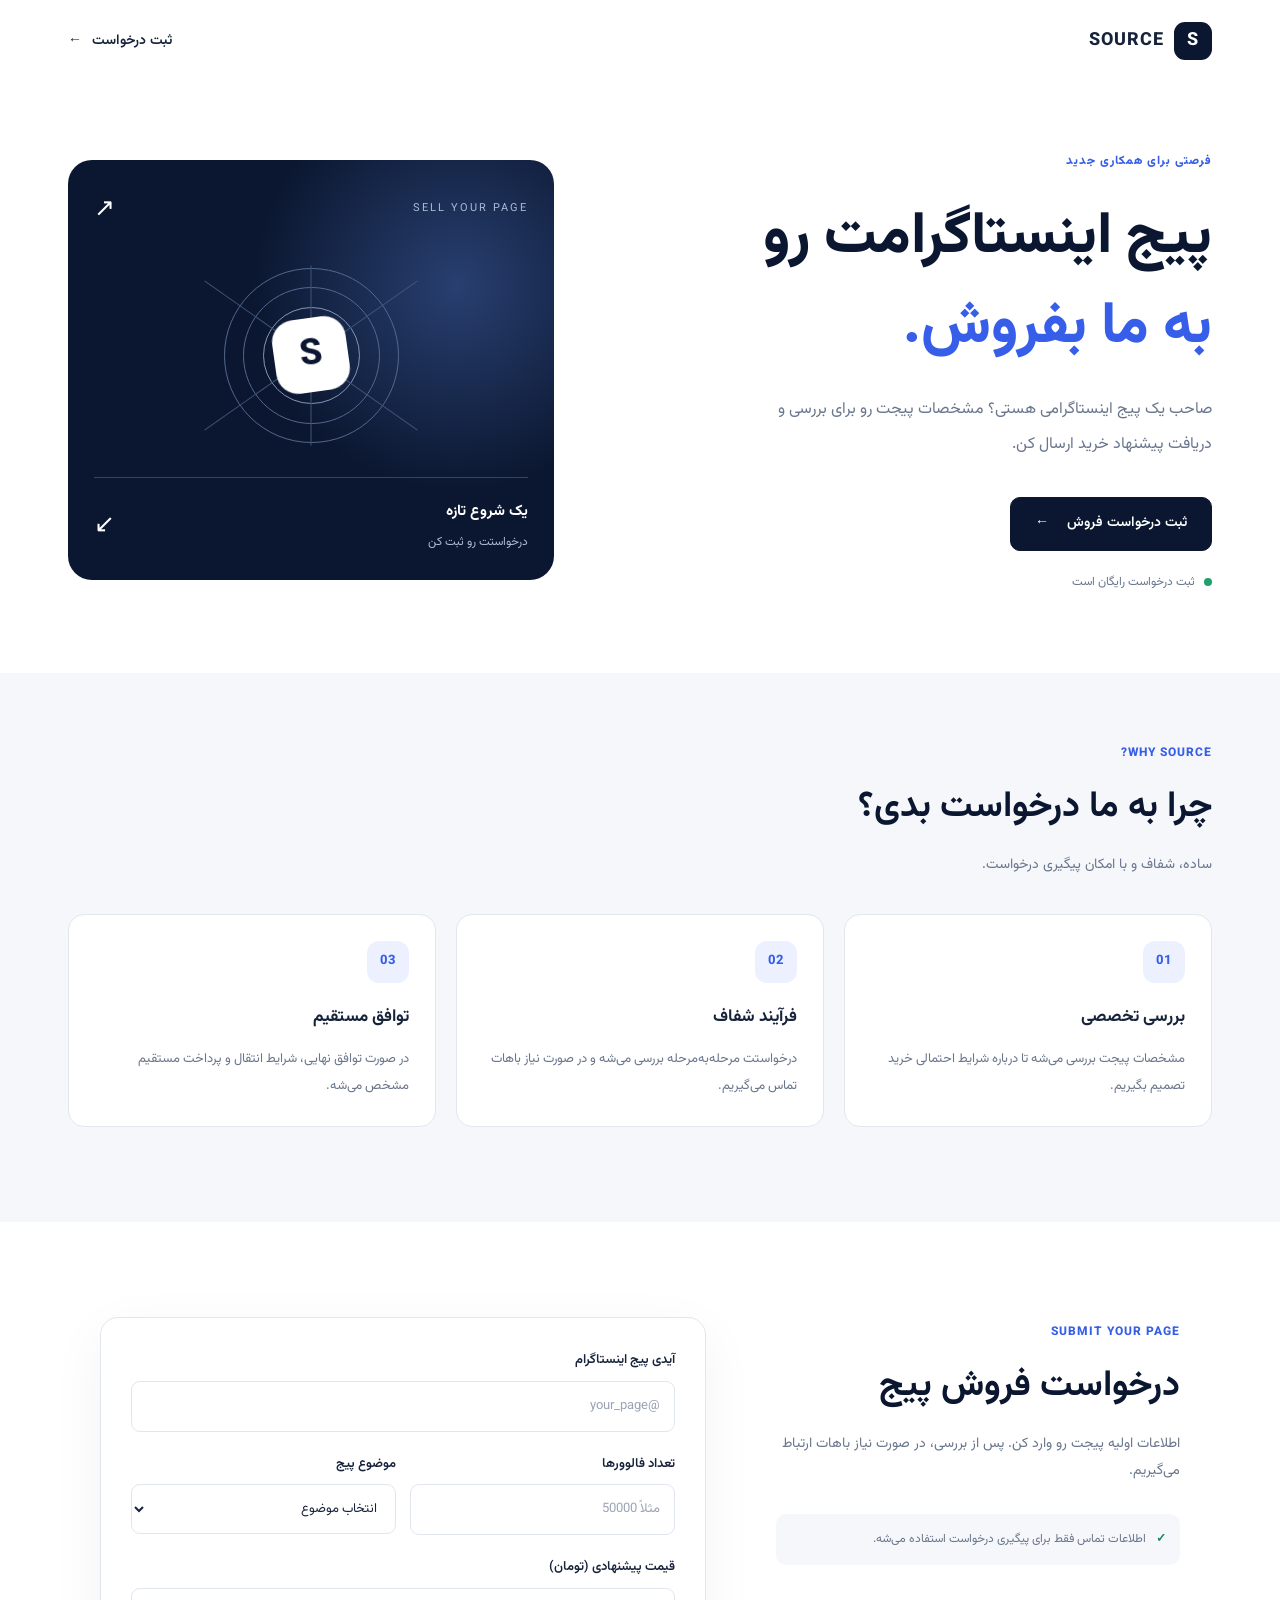
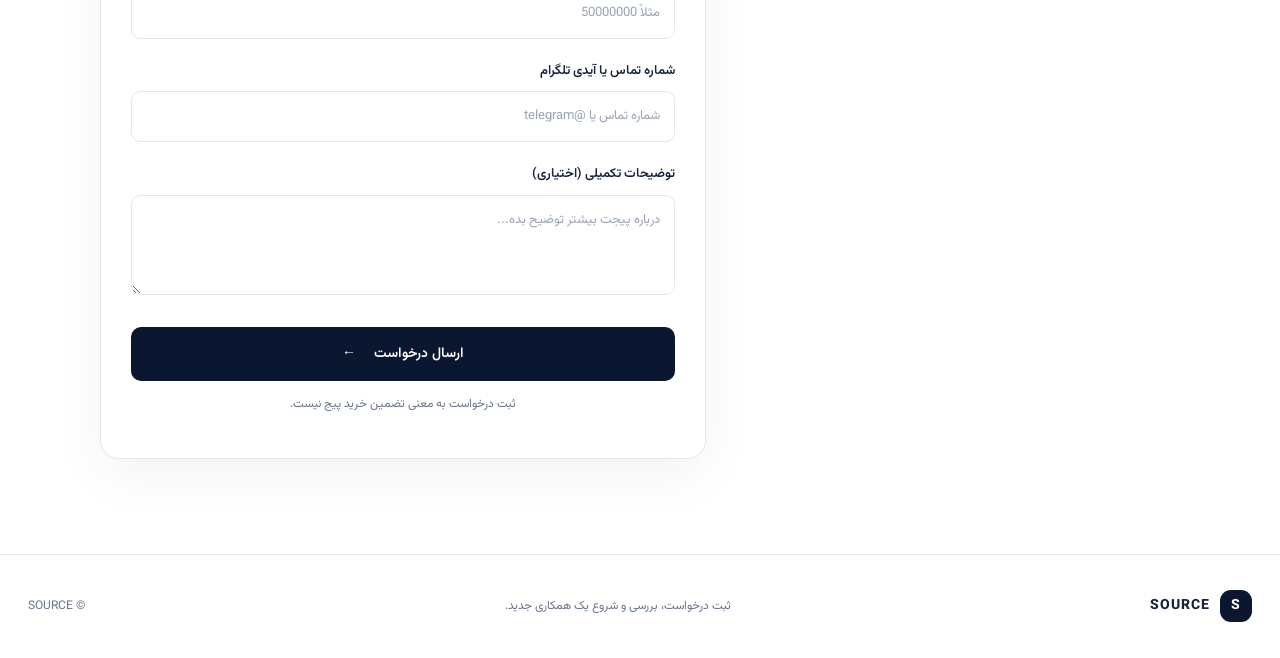
<file: index.html>
<!DOCTYPE html>
<html lang="fa" dir="rtl">
<head>
  <meta charset="UTF-8">
  <meta name="viewport" content="width=device-width, initial-scale=1.0">

  <title>فروش پیج اینستاگرام | SOURCE</title>
  <meta
    name="description"
    content="درخواست فروش پیج اینستاگرام خود را برای بررسی ثبت کنید."
  >

  <link rel="stylesheet" href="style.css">
  <script src="script.js" defer></script>
</head>

<body>
  <header class="site-header">
    <a class="logo" href="#" aria-label="صفحه اصلی SOURCE">
      <span class="logo-icon">S</span>
      <span>SOURCE</span>
    </a>

    <a class="header-link" href="#sell-form">
      ثبت درخواست
      <span aria-hidden="true">←</span>
    </a>
  </header>

  <main>
    <section class="hero">
      <div class="hero-content">
        <span class="eyebrow">
          فرصتی برای همکاری جدید
        </span>

        <h1>
          پیج اینستاگرامت رو
          <span>به ما بفروش.</span>
        </h1>

        <p class="hero-description">
          صاحب یک پیج اینستاگرامی هستی؟
          مشخصات پیجت رو برای بررسی و دریافت
          پیشنهاد خرید ارسال کن.
        </p>

        <a class="primary-button" href="#sell-form">
          ثبت درخواست فروش
          <span aria-hidden="true">←</span>
        </a>

        <div class="hero-note">
          <span class="status-dot"></span>
          ثبت درخواست رایگان است
        </div>
      </div>

      <div class="hero-card">
        <div class="card-top">
          <span class="card-label">SELL YOUR PAGE</span>
          <span class="card-symbol">↗</span>
        </div>

        <div class="abstract-art" aria-hidden="true">
          <span class="art-circle"></span>
          <span class="art-line art-line-one"></span>
          <span class="art-line art-line-two"></span>
          <span class="art-line art-line-three"></span>
          <span class="art-center">S</span>
        </div>

        <div class="card-bottom">
          <div>
            <strong>یک شروع تازه</strong>
            <span>درخواستت رو ثبت کن</span>
          </div>
          <span class="card-arrow">↙</span>
        </div>
      </div>
    </section>

    <section class="benefits section-container">
      <div class="section-heading">
        <span class="eyebrow">WHY SOURCE?</span>
        <h2>چرا به ما درخواست بدی؟</h2>
        <p>
          ساده، شفاف و با امکان پیگیری درخواست.
        </p>
      </div>

      <div class="benefit-grid">
        <article class="benefit-card">
          <span class="benefit-icon">01</span>
          <h3>بررسی تخصصی</h3>
          <p>
            مشخصات پیجت بررسی می‌شه تا درباره
            شرایط احتمالی خرید تصمیم بگیریم.
          </p>
        </article>

        <article class="benefit-card">
          <span class="benefit-icon">02</span>
          <h3>فرآیند شفاف</h3>
          <p>
            درخواستت مرحله‌به‌مرحله بررسی می‌شه
            و در صورت نیاز باهات تماس می‌گیریم.
          </p>
        </article>

        <article class="benefit-card">
          <span class="benefit-icon">03</span>
          <h3>توافق مستقیم</h3>
          <p>
            در صورت توافق نهایی، شرایط انتقال
            و پرداخت مستقیم مشخص می‌شه.
          </p>
        </article>
      </div>
    </section>

    <section class="form-section" id="sell-form">
      <div class="form-layout">
        <div class="form-intro">
          <span class="eyebrow">SUBMIT YOUR PAGE</span>
          <h2>درخواست فروش پیج</h2>
          <p>
            اطلاعات اولیه پیجت رو وارد کن.
            پس از بررسی، در صورت نیاز باهات
            ارتباط می‌گیریم.
          </p>

          <div class="privacy-note">
            <span aria-hidden="true">✓</span>
            اطلاعات تماس فقط برای پیگیری درخواست
            استفاده می‌شه.
          </div>
        </div>

        <form id="seller-form" class="seller-form">
          <div class="form-field">
            <label for="instagram">
              آیدی پیج اینستاگرام
            </label>
            <input
              id="instagram"
              name="instagram"
              type="text"
              placeholder="@your_page"
              required
              maxlength="30"
              autocomplete="off"
            >
          </div>

          <div class="form-row">
            <div class="form-field">
              <label for="followers">
                تعداد فالوورها
              </label>
              <input
                id="followers"
                name="followers"
                type="number"
                placeholder="مثلاً 50000"
                min="1"
                step="1"
                required
              >
            </div>

            <div class="form-field">
              <label for="category">
                موضوع پیج
              </label>
              <select
                id="category"
                name="category"
                required
              >
                <option value="">انتخاب موضوع</option>
                <option value="entertainment">سرگرمی</option>
                <option value="education">آموزشی</option>
                <option value="fashion">مد و زیبایی</option>
                <option value="business">کسب‌وکار</option>
                <option value="food">غذا و آشپزی</option>
                <option value="other">سایر</option>
              </select>
            </div>
          </div>

          <div class="form-field">
            <label for="price">
              قیمت پیشنهادی (تومان)
            </label>
            <input
              id="price"
              name="price"
              type="number"
              placeholder="مثلاً 50000000"
              min="1"
              step="1"
              required
            >
          </div>

          <div class="form-field">
            <label for="contact">
              شماره تماس یا آیدی تلگرام
            </label>
            <input
              id="contact"
              name="contact"
              type="text"
              placeholder="شماره تماس یا @telegram"
              maxlength="100"
              required
            >
          </div>

          <div class="form-field">
            <label for="description">
              توضیحات تکمیلی (اختیاری)
            </label>
            <textarea
              id="description"
              name="description"
              rows="3"
              maxlength="1000"
              placeholder="درباره پیجت بیشتر توضیح بده..."
            ></textarea>
          </div>

          <button class="primary-button submit-button" type="submit">
            ارسال درخواست
            <span aria-hidden="true">←</span>
          </button>

          <p class="form-disclaimer">
            ثبت درخواست به معنی تضمین خرید پیج نیست.
          </p>

          <p
            id="form-message"
            class="form-message"
            role="status"
            aria-live="polite"
            hidden
          ></p>
          <div id="submitted-data" class="submitted-data" hidden>
  <h3>اطلاعات درخواست شما</h3>
  <div id="data-content"></div>
</div>
        </form>
      </div>
    </section>
  </main>

  <footer class="site-footer">
    <a class="logo footer-logo" href="#">
      <span class="logo-icon">S</span>
      <span>SOURCE</span>
    </a>

    <p>ثبت درخواست، بررسی و شروع یک همکاری جدید.</p>

    <span>© SOURCE</span>
  </footer>
</body>
</html>
</file>
<file: style.css>
@import url('https://fonts.googleapis.com/css2?family=Vazirmatn:wght@400;500;600;700;800&display=swap');

:root {
  --navy: #0b1730;
  --navy-light: #172644;
  --blue: #365ee8;
  --text: #17233b;
  --muted: #69768c;
  --border: #e1e6ef;
  --surface: #f5f7fb;
  --white: #ffffff;
}

* {
  box-sizing: border-box;
}

html {
  scroll-behavior: smooth;
  scroll-padding-top: 90px;
}

body {
  margin: 0;
  font-family: "Vazirmatn", Tahoma, sans-serif;
  color: var(--text);
  background: var(--white);
  line-height: 1.9;
}

a {
  color: inherit;
  text-decoration: none;
}

button,
input,
select,
textarea {
  font: inherit;
}

button,
select {
  cursor: pointer;
}

.site-header {
  max-width: 1200px;
  margin: auto;
  padding: 22px 28px;
  display: flex;
  justify-content: space-between;
  align-items: center;
}

.logo {
  display: inline-flex;
  align-items: center;
  gap: 10px;
  font-weight: 800;
  font-size: 18px;
  letter-spacing: 1px;
}

.logo-icon {
  width: 38px;
  height: 38px;
  display: grid;
  place-items: center;
  color: var(--white);
  background: var(--navy);
  border-radius: 11px;
}

.header-link {
  display: inline-flex;
  gap: 10px;
  align-items: center;
  font-size: 14px;
  font-weight: 600;
}

.hero {
  max-width: 1200px;
  margin: 16px auto 0;
  padding: 48px 28px 80px;
  display: grid;
  grid-template-columns: 1.1fr 0.9fr;
  align-items: center;
  gap: 64px;
}

.eyebrow {
  display: inline-block;
  color: var(--blue);
  font-size: 12px;
  font-weight: 800;
  letter-spacing: 1px;
}

.hero h1 {
  margin: 18px 0;
  color: var(--navy);
  font-size: clamp(36px, 5vw, 58px);
  font-weight: 800;
  line-height: 1.55;
}

.hero h1 span {
  display: block;
  color: var(--blue);
}

.hero-description {
  max-width: 480px;
  color: var(--muted);
  font-size: 16px;
  line-height: 2.2;
}

.primary-button {
  min-height: 54px;
  padding: 12px 24px;
  display: inline-flex;
  align-items: center;
  justify-content: center;
  gap: 18px;
  color: var(--white);
  background: var(--navy);
  border: 1px solid var(--navy);
  border-radius: 10px;
  font-size: 14px;
  font-weight: 600;
 transition: background 0.2s, border-color 0.2s, transform 0.2s;
}

.primary-button:hover {
  background: var(--blue);
  border-color: var(--blue);
  transform: translateY(-2px);
}

.hero-content > .primary-button {
  margin-top: 18px;
}

.hero-note {
  margin-top: 20px;
  display: flex;
  align-items: center;
  gap: 9px;
  color: var(--muted);
  font-size: 12px;
}

.status-dot {
  width: 8px;
  height: 8px;
  border-radius: 50%;
  background: #22a06b;
}

.hero-card {
  min-height: 420px;
  padding: 26px;
  display: flex;
  flex-direction: column;
  justify-content: space-between;
  color: var(--white);
  background:
    radial-gradient(
      circle at 80% 30%,
      #283f70 0,
      transparent 42%
    ),
    var(--navy);
  border-radius: 24px;
  overflow: hidden;
}

.card-top,
.card-bottom {
  display: flex;
  justify-content: space-between;
  align-items: center;
  gap: 12px;
}

.card-label {
  color: #aab9d5;
  font-size: 11px;
  letter-spacing: 2px;
}

.card-symbol,
.card-arrow {
  font-size: 25px;
}

.abstract-art {
  height: 230px;
  position: relative;
  display: grid;
  place-items: center;
}

.art-circle {
  width: 175px;
  height: 175px;
  border: 1px solid #52688f;
  border-radius: 50%;
  position: absolute;
}

.art-circle::before,
.art-circle::after {
  content: "";
  position: absolute;
  inset: 18px;
  border: 1px solid #52688f;
  border-radius: 50%;
}

.art-circle::after {
  inset: 38px;
  border-color: #8295b5;
}

.art-center {
  width: 74px;
  height: 74px;
  display: grid;
  place-items: center;
  color: var(--navy);
  background: #fff;
  border-radius: 22px;
  font-size: 36px;
  font-weight: 800;
  transform: rotate(-8deg);
  z-index: 1;
}

.art-line {
  position: absolute;
  width: 260px;
  height: 1px;
  background: #405477;
  transform: rotate(-35deg);
}

.art-line-two {
  transform: rotate(35deg);
}

.art-line-three {
  width: 180px;
  transform: rotate(90deg);
}

.card-bottom {
  padding-top: 20px;
  border-top: 1px solid #344563;
}

.card-bottom strong,
.card-bottom span {
  display: block;
}

.card-bottom strong {
  font-size: 15px;
}

.card-bottom div span {
  margin-top: 4px;
  color: #aab9d5;
  font-size: 12px;
}

.section-container {
  max-width: 1200px;
  margin: auto;
  padding: 65px 28px 95px;
}

.benefits {
  background: var(--surface);
  max-width: none;
}

.section-heading,
.benefit-grid {
  max-width: 1144px;
  margin-inline: auto;
}

.section-heading h2,
.form-intro h2 {
  margin: 8px 0;
  color: var(--navy);
  font-size: clamp(26px, 3vw, 36px);
  line-height: 1.7;
}

.section-heading > p,
.form-intro > p {
  color: var(--muted);
  font-size: 14px;
}

.benefit-grid {
  margin-top: 35px;
  display: grid;
  grid-template-columns: repeat(3, minmax(0, 1fr));
  gap: 20px;
}

.benefit-card {
  padding: 26px;
  background: var(--white);
  border: 1px solid var(--border);
  border-radius: 16px;
}

.benefit-icon {
  width: 42px;
  height: 42px;
  display: grid;
  place-items: center;
  color: var(--blue);
  background: #edf1ff;
  border-radius: 12px;
  font-size: 13px;
  font-weight: 800;
}

.benefit-card h3 {
  margin: 18px 0 8px;
  font-size: 17px;
}

.benefit-card p {
  margin-bottom: 0;
  color: var(--muted);
  font-size: 13px;
  line-height: 2.1;
}

.form-section {
  padding: 95px 28px;
}

.form-layout {
  max-width: 1080px;
  margin: auto;
  display: grid;
  grid-template-columns: 0.8fr 1.2fr;
  gap: 70px;
  align-items: start;
}

.form-intro {
  position: sticky;
  top: 30px;
}

.privacy-note {
  margin-top: 30px;
  padding: 14px;
  display: flex;
  gap: 10px;
  color: var(--muted);
  background: var(--surface);
  border-radius: 10px;
  font-size: 12px;
}

.privacy-note span {
  color: #16865a;
  font-weight: 800;
}

.seller-form {
  padding: 30px;
  background: var(--white);
  border: 1px solid var(--border);
  border-radius: 18px;
  box-shadow: 0 16px 55px rgb(11 23 48 / 5%);
}

.form-field {
  min-width: 0;
  margin-bottom: 20px;
}

.form-field label {
  display: block;
  margin-bottom: 8px;
  font-size: 13px;
  font-weight: 600;
}

.form-field input,
.form-field select,
.form-field textarea {
  width: 100%;
  min-height: 50px;
  padding: 12px 14px;
  color: var(--text);
  background: var(--white);
  border: 1px solid var(--border);
  border-radius: 9px;
  outline: none;
  font-size: 13px;
  transition: background 0.2s, border-color 0.2s, transform 0.2s;
}

.form-field textarea {
  min-height: 100px;
  resize: vertical;
}

.form-field input:focus,
.form-field select:focus,
.form-field textarea:focus {
  border-color: var(--blue);
  box-shadow: 0 0 0 3px rgb(54 94 232 / 10%);
}

.form-field input::placeholder,
.form-field textarea::placeholder {
  color: #9aa4b5;
}

.form-row {
  display: grid;
  grid-template-columns: repeat(2, minmax(0, 1fr));
  gap: 14px;
}

.submit-button {
  width: 100%;
  border: none;
}

.form-disclaimer,
.form-message {
  color: var(--muted);
  font-size: 12px;
  text-align: center;
}

.form-message {
  padding: 12px;
  background: var(--surface);
  border-radius: 8px;
}

.site-footer {
  padding: 28px;
  display: flex;
  align-items: center;
  justify-content: space-between;
  gap: 20px;
  border-top: 1px solid var(--border);
}

.site-footer p,
.site-footer > span {
  color: var(--muted);
  font-size: 12px;
}

.footer-logo {
  font-size: 14px;
}

.footer-logo .logo-icon {
  width: 32px;
  height: 32px;
}

@media (max-width: 800px) {
  .hero {
    grid-template-columns: 1fr;
    gap: 35px;
    padding-top: 30px;
  }

  .hero-card {
    min-height: 350px;
  }

  .benefit-grid {
    grid-template-columns: 1fr;
  }

  .form-layout {
    grid-template-columns: 1fr;
    gap: 30px;
  }

  .form-intro {
    position: static;
  }
}

@media (max-width: 520px) {
  .site-header {
    padding: 16px 18px;
  }

  .hero,
  .section-container,
  .form-section {
    padding-inline: 18px;
  }

  .hero h1 {
    font-size: 35px;
  }

  .hero-card {
    min-height: 320px;
    padding: 20px;
  }

  .form-row {
    grid-template-columns: 1fr;
    gap: 0;
  }

  .seller-form {
    padding: 20px 16px;
  }

  .site-footer {
    flex-wrap: wrap;
    padding: 22px 18px;
  }

  .site-footer p {
    order: 3;
    width: 100%;
    margin: 0;
  }
}
.submitted-data {
  margin-top: 20px;
  padding: 20px;
  background: #f5f7fb;
  border: 1px solid #e1e6ef;
  border-radius: 12px;
}

.submitted-data h3 {
  margin-top: 0;
  color: #0b1730;
}

.submitted-data p {
  margin: 8px 0;
  font-size: 14px;
  overflow-wrap: anywhere;
}

.submitted-data strong {
  color: #0b1730;
}
.submitted-data {
  margin-top: 20px;
  padding: 20px;
  background: #f5f7fb;
  border: 1px solid #e1e6ef;
  border-radius: 12px;
}

.submitted-data h3 {
  margin-top: 0;
  color: #0b1730;
}

.submitted-data p {
  margin: 8px 0;
  font-size: 14px;
  overflow-wrap: anywhere;
}
</file>
